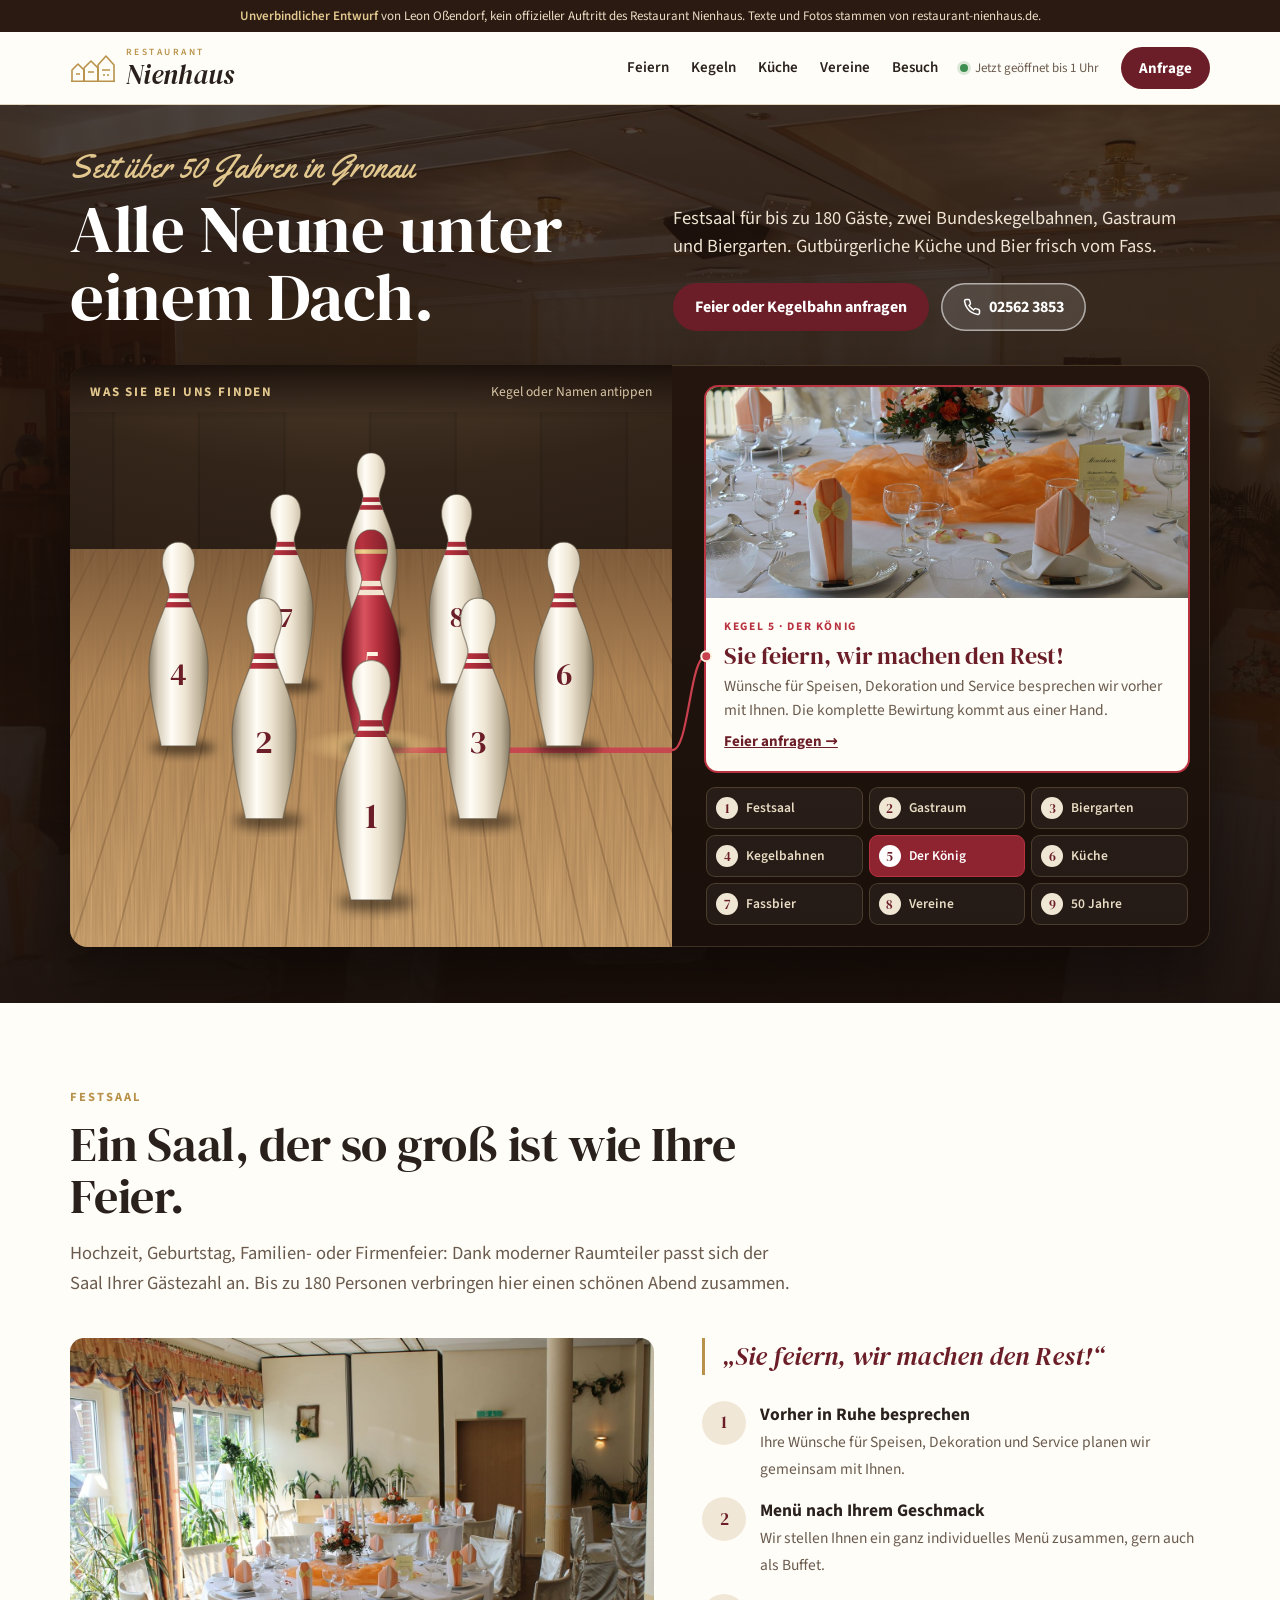
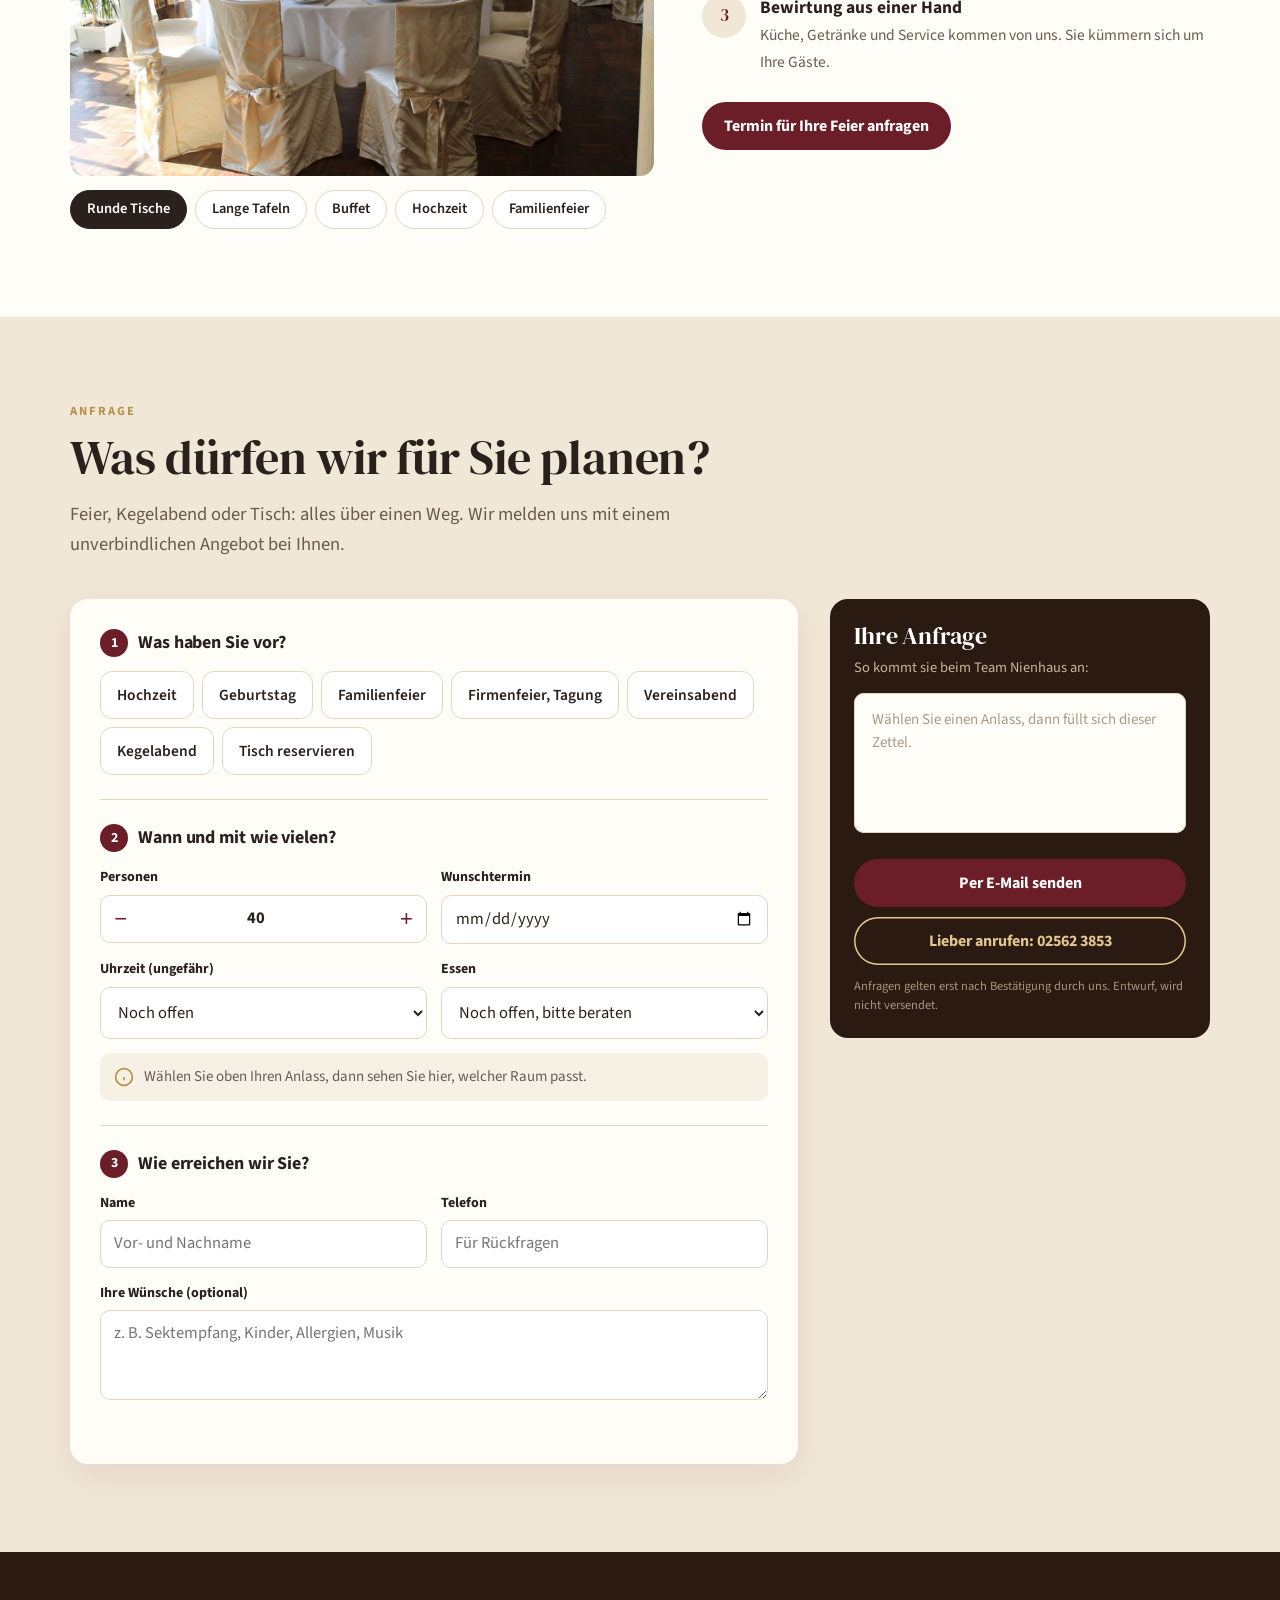
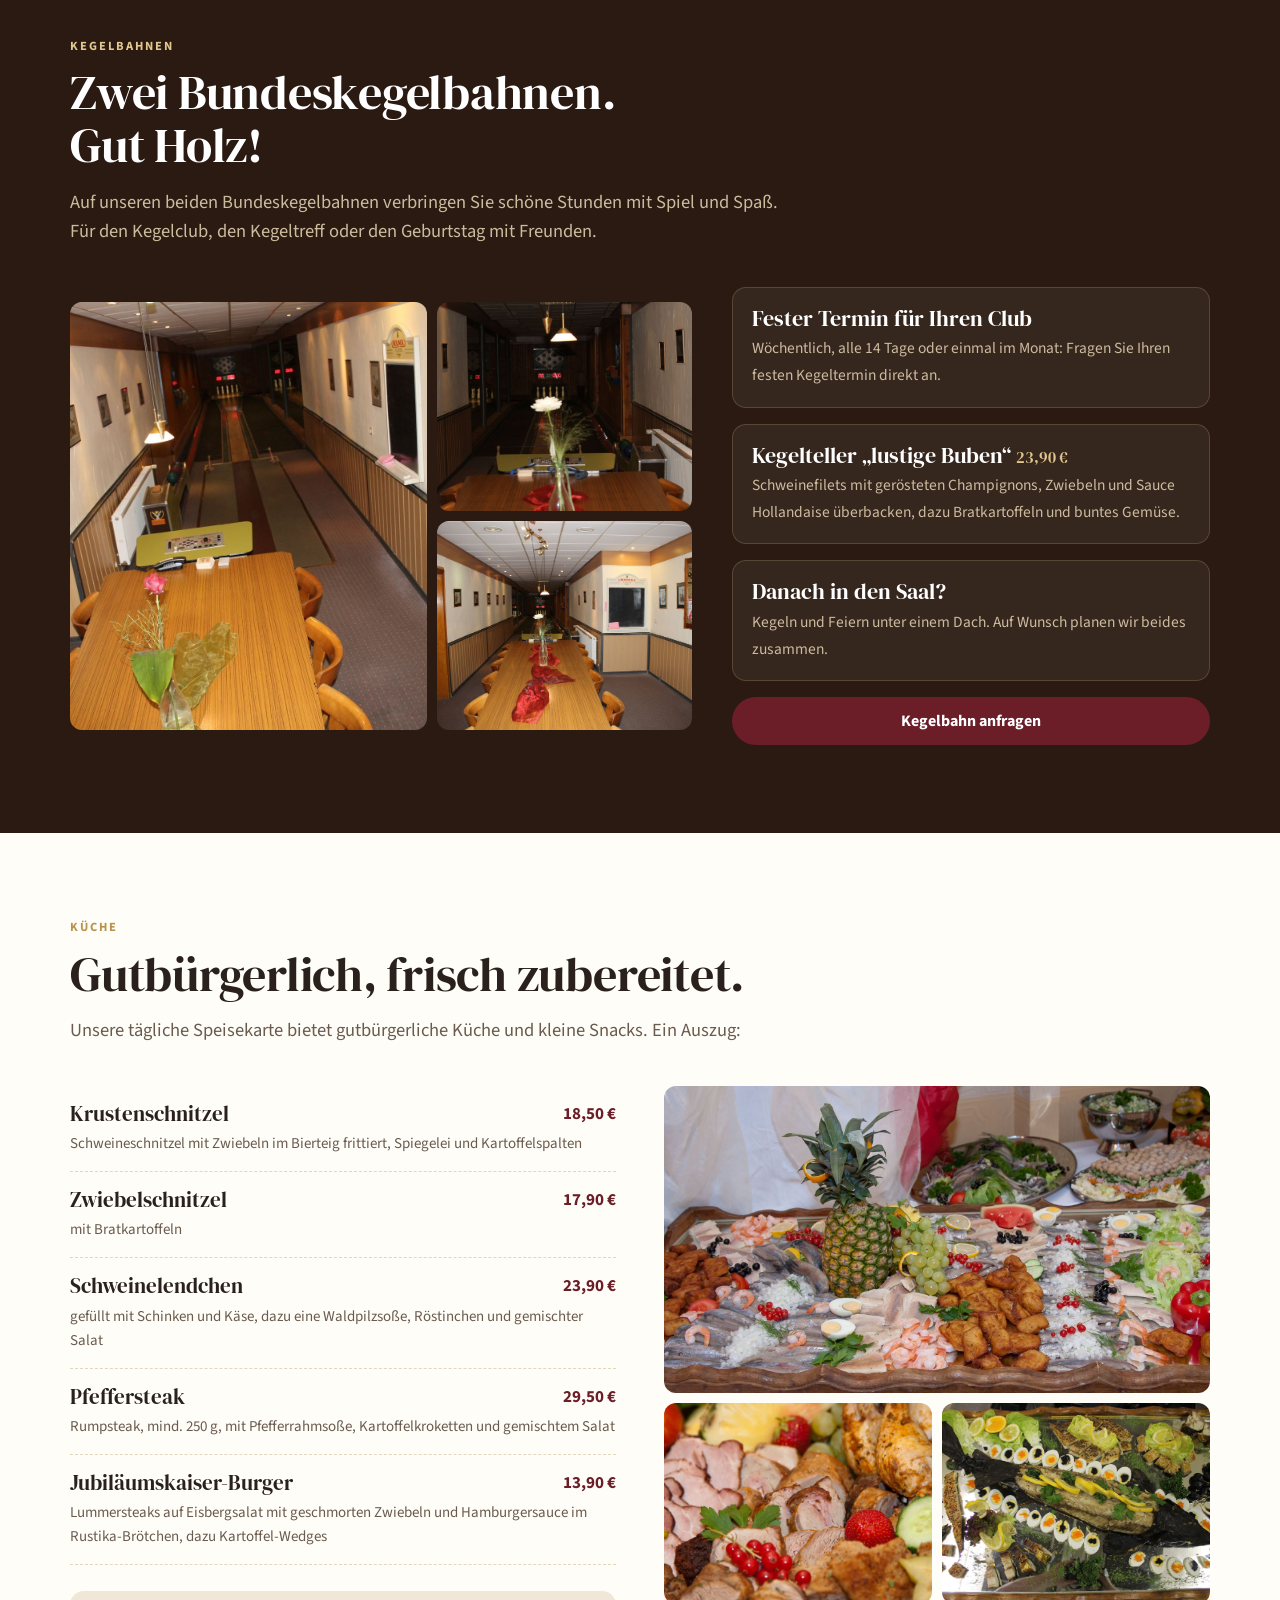
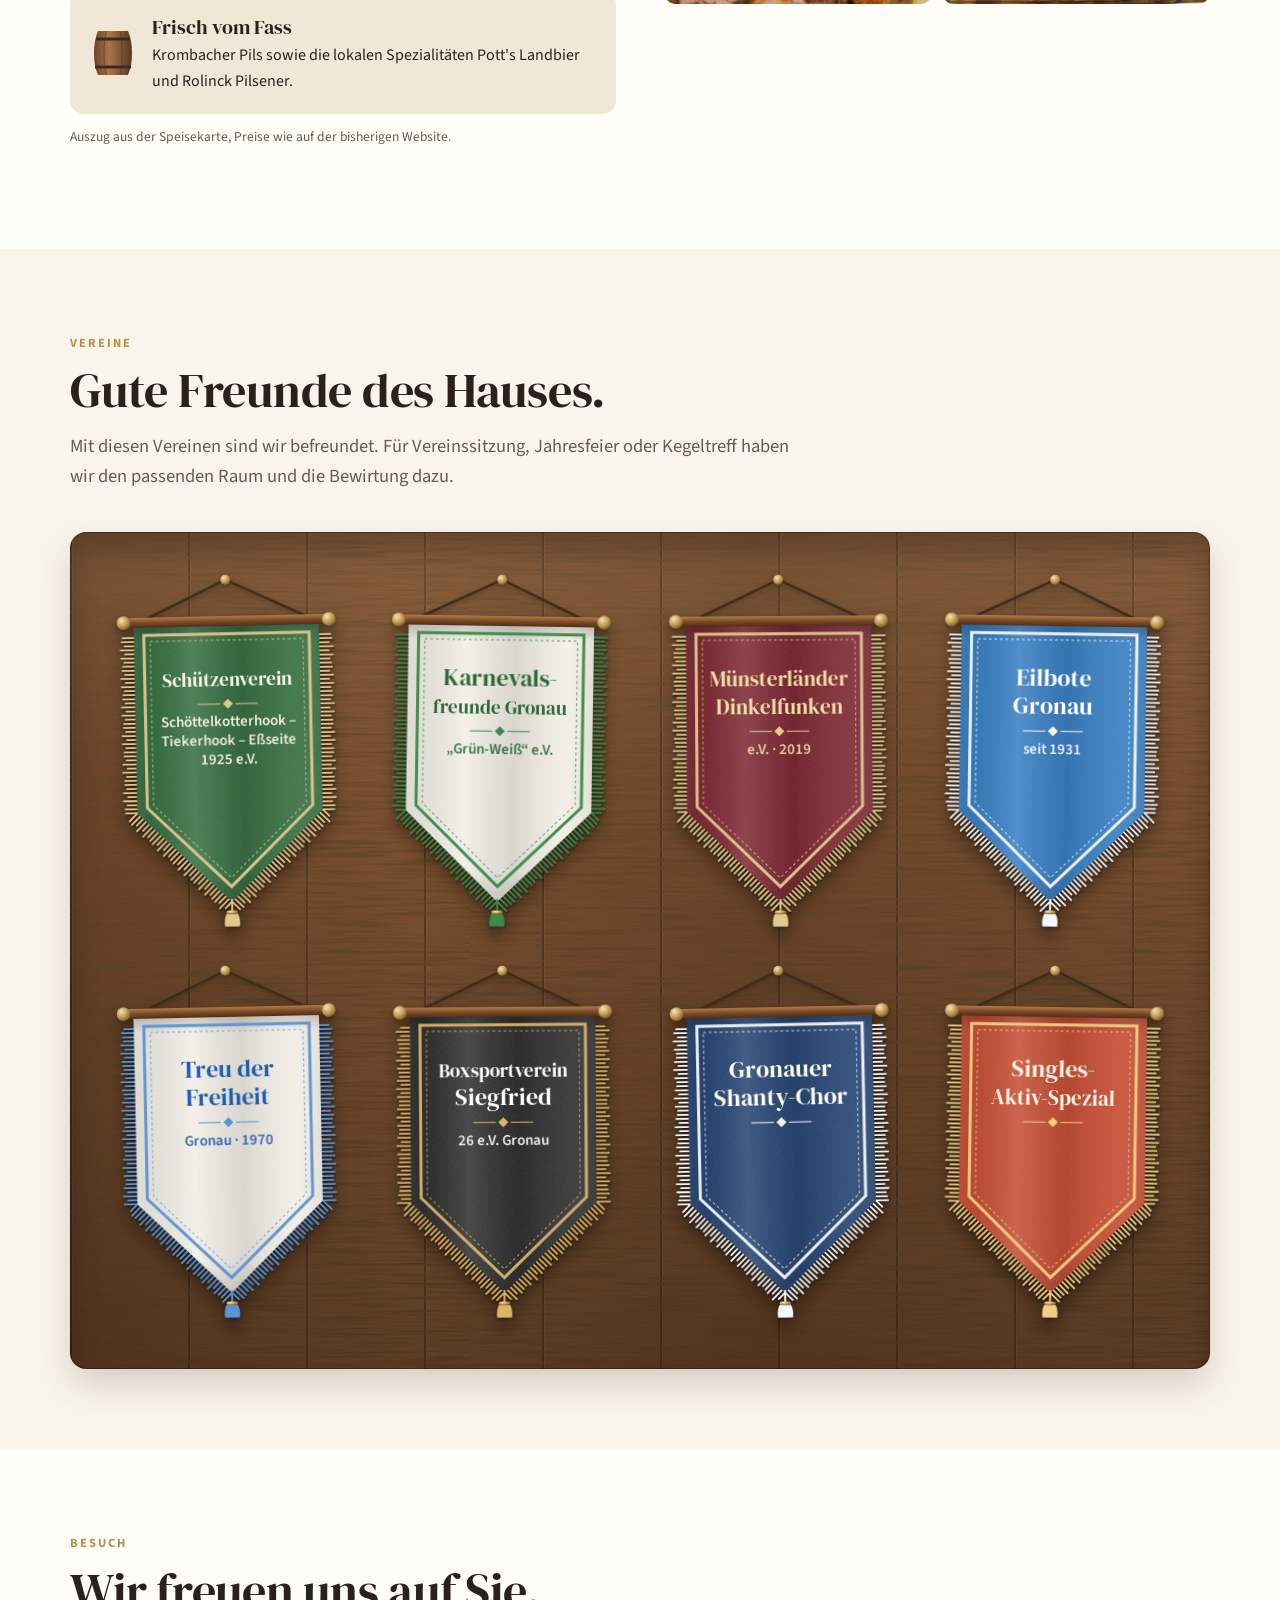
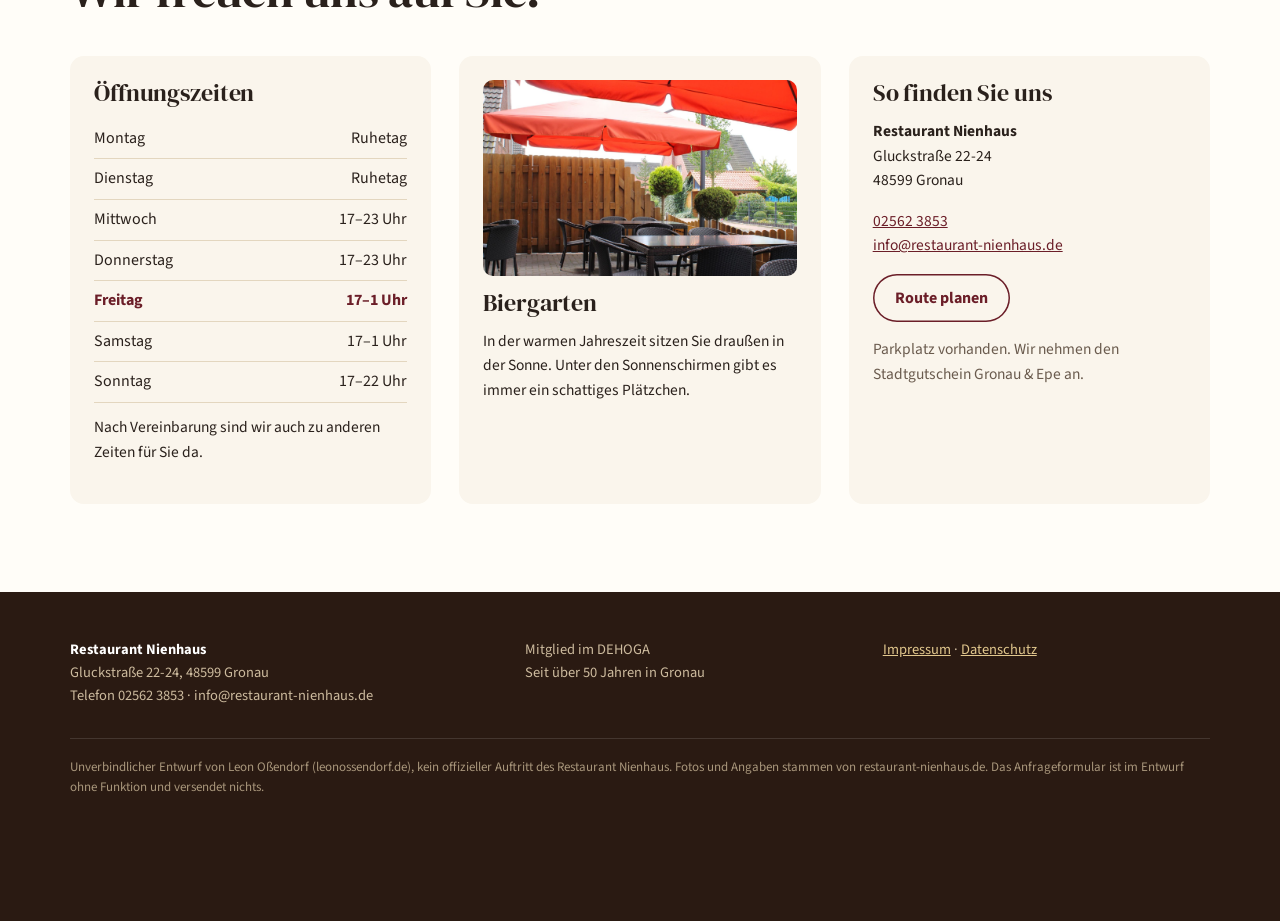
<file: index.html>
<!doctype html>
<html lang="de-DE">
<head>
<meta charset="utf-8">
<meta name="viewport" content="width=device-width, initial-scale=1">
<meta name="robots" content="noindex,nofollow">
<title>Restaurant Nienhaus, Gronau – Festsaal, Kegelbahnen, Gastraum (Entwurf)</title>
<meta name="description" content="Unverbindlicher Website-Entwurf für das Restaurant Nienhaus in Gronau: Festsaal bis 180 Gäste, zwei Bundeskegelbahnen, Gastraum und Biergarten.">
<link rel="preload" href="fonts/dmserif.woff2" as="font" type="font/woff2" crossorigin>
<link rel="stylesheet" href="css/style.css">
<link rel="icon" href="data:image/svg+xml,%3Csvg xmlns='http://www.w3.org/2000/svg' viewBox='0 0 32 32'%3E%3Crect width='32' height='32' rx='7' fill='%236B1E28'/%3E%3Cpath d='M16 4c2.2 0 3.4 1.6 3.4 3.8 0 2.2-1.6 3.1-1.8 5 .2 3 5.6 6.8 5.6 12.4 0 1.6-.6 2.6-1.3 2.8H11.1c-.7-.2-1.3-1.2-1.3-2.8 0-5.6 5.4-9.4 5.6-12.4-.2-1.9-1.8-2.8-1.8-5C12.6 5.6 13.8 4 16 4z' fill='%23FAF5EC'/%3E%3C/svg%3E">
</head>
<body>

<div class="entwurf"><b>Unverbindlicher Entwurf</b> von Leon Oßendorf, kein offizieller Auftritt des Restaurant Nienhaus. Texte und Fotos stammen von restaurant-nienhaus.de.</div>

<header class="kopf">
  <div class="wrap">
    <a class="logo" href="#top" aria-label="Restaurant Nienhaus, zum Seitenanfang">
      <svg viewBox="0 0 46 30" aria-hidden="true" fill="none" stroke="#B8924A" stroke-width="1.6" stroke-linejoin="round">
        <path d="M2 28V17l6-6 6 6v11"/><path d="M14 28V15l7-7 7 7v13"/><path d="M28 28V12l8-9 8 9v16"/>
        <path d="M6 21h4M18 19h6M32 17h8M33 22h2M37 22h2"/><path d="M1 28.2h44"/>
      </svg>
      <span><small>Restaurant</small><b>Nienhaus</b></span>
    </a>
    <nav class="nav" aria-label="Hauptnavigation">
      <a href="#feiern">Feiern</a><a href="#kegeln">Kegeln</a><a href="#karte">Küche</a><a href="#vereine">Vereine</a><a href="#besuch">Besuch</a>
    </nav>
    <span class="status" id="status"><i></i><span>Öffnungszeiten</span></span>
    <a class="btn rot" href="#anfrage">Anfrage</a>
  </div>
</header>

<main id="top">

<!-- HERO: Alle Neune -->
<section class="hero" aria-labelledby="hero-titel" style="padding:0">
  <div class="hero-bild" role="img" aria-label="Festsaal im Restaurant Nienhaus mit gedeckten runden Tischen"></div>
  <div class="wrap">
    <div class="intro">
      <div>
        <span class="skript">Seit über 50 Jahren in Gronau</span>
        <h1 id="hero-titel">Alle Neune unter einem Dach.</h1>
      </div>
      <div>
        <p class="lead">Festsaal für bis zu 180 Gäste, zwei Bundeskegelbahnen, Gastraum und Biergarten. Gutbürgerliche Küche und Bier frisch vom Fass.</p>
        <div class="knoepfe">
          <a class="btn rot" href="#anfrage" data-anlass="">Feier oder Kegelbahn anfragen</a>
          <a class="btn hell" href="tel:+4925623853"><svg viewBox="0 0 24 24" fill="none" stroke="currentColor" stroke-width="2" aria-hidden="true"><path d="M22 16.9v3a2 2 0 0 1-2.2 2 19.8 19.8 0 0 1-8.6-3.1 19.5 19.5 0 0 1-6-6A19.8 19.8 0 0 1 2.1 4.2 2 2 0 0 1 4.1 2h3a2 2 0 0 1 2 1.7c.1 1 .4 1.9.7 2.8a2 2 0 0 1-.5 2.1L8 9.9a16 16 0 0 0 6 6l1.3-1.3a2 2 0 0 1 2.1-.4c.9.3 1.8.6 2.8.7a2 2 0 0 1 1.7 2z"/></svg>02562 3853</a>
        </div>
      </div>
    </div>

    <div class="bahn" id="bahn">
      <div class="bahn-bild">
        <div class="bahn-kopf"><p>Was Sie bei uns finden</p><span>Kegel oder Namen antippen</span></div>
        <svg class="kegelbild" id="kegelbild" viewBox="110 128 380 272" preserveAspectRatio="xMidYMax slice" role="group" aria-label="Neun Kegel, jeder steht für etwas, das Sie im Restaurant Nienhaus finden"></svg>
      </div>
      <div class="bahn-info">
        <div class="karte-kegel" id="karte-kegel" aria-live="polite">
          <div class="bild" id="kk-bild"></div>
          <div class="inhalt" id="kk-inhalt">
            <span class="nr" id="kk-nr"></span>
            <h3 id="kk-titel"></h3>
            <p id="kk-text"></p>
            <a href="#feiern" id="kk-link"></a>
          </div>
        </div>
        <ol class="legende" id="legende" aria-label="Alle neun Kegel"></ol>
      </div>
      <svg class="verbinder" id="verbinder" aria-hidden="true"><path id="verbinder-linie"/><circle id="verbinder-a" r="5"/><circle id="verbinder-b" r="5"/></svg>
    </div>
  </div>
</section>

<!-- FEIERN -->
<section class="feiern" id="feiern" aria-labelledby="feiern-titel">
  <div class="wrap">
    <div class="kopfzeile">
      <span class="marke">Festsaal</span>
      <h2 id="feiern-titel">Ein Saal, der so groß ist wie Ihre Feier.</h2>
      <p>Hochzeit, Geburtstag, Familien- oder Firmenfeier: Dank moderner Raumteiler passt sich der Saal Ihrer Gästezahl an. Bis zu 180 Personen verbringen hier einen schönen Abend zusammen.</p>
    </div>
    <div class="feiern-grid">
      <div>
        <div class="feiern-bild"><img id="variante-bild" src="img/saal-rund.jpg" alt="Festsaal mit runden Tischen und Stuhlhussen" width="1600" height="1066" loading="lazy"></div>
        <div class="varianten" role="group" aria-label="Beispiele aus dem Festsaal">
          <button type="button" aria-pressed="true" data-bild="img/saal-rund.jpg" data-alt="Festsaal mit runden Tischen und Stuhlhussen">Runde Tische</button>
          <button type="button" aria-pressed="false" data-bild="img/saal-tafel.jpg" data-alt="Festsaal mit langen Tafeln und weißen Stuhlhussen">Lange Tafeln</button>
          <button type="button" aria-pressed="false" data-bild="img/saal-buffet.jpg" data-alt="Festsaal mit aufgebautem Buffet">Buffet</button>
          <button type="button" aria-pressed="false" data-bild="img/hochzeit.jpg" data-alt="Rosenbogen mit Sektpyramide zur Hochzeit">Hochzeit</button>
          <button type="button" aria-pressed="false" data-bild="img/tafel-orange.jpg" data-alt="Lange Tafeln mit orangefarbener Tischdekoration">Familienfeier</button>
        </div>
      </div>
      <div>
        <p class="zitat">„Sie feiern, wir machen den Rest!“</p>
        <ul class="punkte">
          <li><span class="z">1</span><div><b>Vorher in Ruhe besprechen</b><span>Ihre Wünsche für Speisen, Dekoration und Service planen wir gemeinsam mit Ihnen.</span></div></li>
          <li><span class="z">2</span><div><b>Menü nach Ihrem Geschmack</b><span>Wir stellen Ihnen ein ganz individuelles Menü zusammen, gern auch als Buffet.</span></div></li>
          <li><span class="z">3</span><div><b>Bewirtung aus einer Hand</b><span>Küche, Getränke und Service kommen von uns. Sie kümmern sich um Ihre Gäste.</span></div></li>
        </ul>
        <a class="btn rot" href="#anfrage" data-anlass="Familienfeier">Termin für Ihre Feier anfragen</a>
      </div>
    </div>
  </div>
</section>

<!-- ANFRAGE -->
<section class="anfrage" id="anfrage" aria-labelledby="anfrage-titel">
  <div class="wrap">
    <div class="kopfzeile">
      <span class="marke">Anfrage</span>
      <h2 id="anfrage-titel">Was dürfen wir für Sie planen?</h2>
      <p>Feier, Kegelabend oder Tisch: alles über einen Weg. Wir melden uns mit einem unverbindlichen Angebot bei Ihnen.</p>
    </div>
    <div class="anfrage-grid">
      <form class="formular" id="formular" novalidate>
        <div class="schritt">
          <h3><span>1</span>Was haben Sie vor?</h3>
          <div class="chips" id="anlaesse" role="group" aria-label="Anlass wählen">
            <button type="button" data-a="Hochzeit" data-typ="feier">Hochzeit</button>
            <button type="button" data-a="Geburtstag" data-typ="feier">Geburtstag</button>
            <button type="button" data-a="Familienfeier" data-typ="feier">Familienfeier</button>
            <button type="button" data-a="Firmenfeier" data-typ="feier">Firmenfeier, Tagung</button>
            <button type="button" data-a="Vereinsabend" data-typ="feier">Vereinsabend</button>
            <button type="button" data-a="Kegelabend" data-typ="kegel">Kegelabend</button>
            <button type="button" data-a="Tisch" data-typ="tisch">Tisch reservieren</button>
          </div>
        </div>

        <div class="schritt">
          <h3><span>2</span>Wann und mit wie vielen?</h3>
          <div class="felder">
            <div class="feld">
              <label for="personen">Personen</label>
              <div class="zaehler"><button type="button" id="minus" aria-label="Eine Person weniger">−</button><input id="personen" type="number" inputmode="numeric" min="1" max="400" value="40"><button type="button" id="plus" aria-label="Eine Person mehr">+</button></div>
            </div>
            <div class="feld">
              <label for="datum">Wunschtermin</label>
              <input id="datum" type="date">
            </div>
            <div class="feld">
              <label for="uhrzeit">Uhrzeit (ungefähr)</label>
              <select id="uhrzeit"><option value="">Noch offen</option><option>12:00</option><option>14:00</option><option>15:00</option><option>17:00</option><option>18:00</option><option>19:00</option><option>20:00</option></select>
            </div>
            <div class="feld" id="f-essen">
              <label for="essen">Essen</label>
              <select id="essen"><option>Noch offen, bitte beraten</option><option>Menü</option><option>Buffet</option><option>Nur Getränke und Snacks</option></select>
            </div>
            <div class="feld versteckt" id="f-rhythmus">
              <label for="rhythmus">Wie oft?</label>
              <select id="rhythmus"><option>Einmalig</option><option>Wöchentlich (Kegelclub)</option><option>Alle 14 Tage (Kegelclub)</option><option>Einmal im Monat (Kegelclub)</option></select>
            </div>
            <div class="feld versteckt" id="f-kegel">
              <label for="kegeldazu">Kegelbahn dazu?</label>
              <select id="kegeldazu"><option>Nein</option><option>Ja, gern eine Bahn dazu</option></select>
            </div>
          </div>
          <div class="tipp" id="tipp"><svg viewBox="0 0 24 24" fill="none" stroke="currentColor" stroke-width="2" aria-hidden="true"><circle cx="12" cy="12" r="10"/><path d="M12 16v-4M12 8h.01"/></svg><span id="tipp-text">Wählen Sie oben Ihren Anlass, dann sehen Sie hier, welcher Raum passt.</span></div>
        </div>

        <div class="schritt">
          <h3><span>3</span>Wie erreichen wir Sie?</h3>
          <div class="felder">
            <div class="feld"><label for="name">Name</label><input id="name" autocomplete="name" placeholder="Vor- und Nachname"></div>
            <div class="feld"><label for="telefon">Telefon</label><input id="telefon" type="tel" autocomplete="tel" placeholder="Für Rückfragen"></div>
            <div class="feld breit"><label for="nachricht">Ihre Wünsche (optional)</label><textarea id="nachricht" placeholder="z. B. Sektempfang, Kinder, Allergien, Musik"></textarea></div>
          </div>
        </div>
      </form>

      <aside class="vorschau" aria-labelledby="vorschau-titel">
        <h3 id="vorschau-titel">Ihre Anfrage</h3>
        <p>So kommt sie beim Team Nienhaus an:</p>
        <div class="zettel" id="zettel"><span class="leer">Wählen Sie einen Anlass, dann füllt sich dieser Zettel.</span></div>
        <button class="btn rot" type="button" id="senden">Per E-Mail senden</button>
        <a class="btn rand" href="tel:+4925623853" style="color:#E2C88E;box-shadow:inset 0 0 0 1.5px #E2C88E">Lieber anrufen: 02562 3853</a>
        <div class="demo-meldung versteckt" id="demo-meldung" role="status">Entwurf: Hier wird nichts versendet. Auf der fertigen Seite öffnet sich Ihr E-Mail-Programm mit diesem Text an info@restaurant-nienhaus.de.</div>
        <small>Anfragen gelten erst nach Bestätigung durch uns. Entwurf, wird nicht versendet.</small>
      </aside>
    </div>
  </div>
</section>

<!-- KEGELN -->
<section class="kegeln" id="kegeln" aria-labelledby="kegeln-titel">
  <div class="wrap">
    <div class="kopfzeile">
      <span class="marke" style="color:#E2C88E">Kegelbahnen</span>
      <h2 id="kegeln-titel">Zwei Bundeskegelbahnen. Gut&nbsp;Holz!</h2>
      <p>Auf unseren beiden Bundeskegelbahnen verbringen Sie schöne Stunden mit Spiel und Spaß. Für den Kegelclub, den Kegeltreff oder den Geburtstag mit Freunden.</p>
    </div>
    <div class="kegeln-grid">
      <div class="kegel-fotos">
        <img src="img/kegel-1.jpg" alt="Kegelbahn mit gedecktem Tisch im Vordergrund" width="1600" height="1066" loading="lazy">
        <img src="img/kegel-2.jpg" alt="Blick die Kegelbahn entlang bis zu den Kegeln" width="1600" height="1066" loading="lazy">
        <img src="img/kegel-3.jpg" alt="Lange Tafel an der Kegelbahn" width="1600" height="1066" loading="lazy">
      </div>
      <div class="kegel-info">
        <div class="kasten"><b>Fester Termin für Ihren Club</b><span>Wöchentlich, alle 14 Tage oder einmal im Monat: Fragen Sie Ihren festen Kegeltermin direkt an.</span></div>
        <div class="kasten"><b>Kegelteller „lustige Buben“ <span class="preis">23,90 €</span></b><span>Schweinefilets mit gerösteten Champignons, Zwiebeln und Sauce Hollandaise überbacken, dazu Bratkartoffeln und buntes Gemüse.</span></div>
        <div class="kasten"><b>Danach in den Saal?</b><span>Kegeln und Feiern unter einem Dach. Auf Wunsch planen wir beides zusammen.</span></div>
        <a class="btn rot" href="#anfrage" data-anlass="Kegelabend">Kegelbahn anfragen</a>
      </div>
    </div>
  </div>
</section>

<!-- KÜCHE -->
<section class="karte" id="karte" aria-labelledby="karte-titel">
  <div class="wrap">
    <div class="kopfzeile">
      <span class="marke">Küche</span>
      <h2 id="karte-titel">Gutbürgerlich, frisch zubereitet.</h2>
      <p>Unsere tägliche Speisekarte bietet gutbürgerliche Küche und kleine Snacks. Ein Auszug:</p>
    </div>
    <div class="karte-grid">
      <div>
        <ul class="gerichte">
          <li><b>Krustenschnitzel</b><em>18,50 €</em><span>Schweineschnitzel mit Zwiebeln im Bierteig frittiert, Spiegelei und Kartoffelspalten</span></li>
          <li><b>Zwiebelschnitzel</b><em>17,90 €</em><span>mit Bratkartoffeln</span></li>
          <li><b>Schweinelendchen</b><em>23,90 €</em><span>gefüllt mit Schinken und Käse, dazu eine Waldpilzsoße, Röstinchen und gemischter Salat</span></li>
          <li><b>Pfeffersteak</b><em>29,50 €</em><span>Rumpsteak, mind. 250 g, mit Pfefferrahmsoße, Kartoffelkroketten und gemischtem Salat</span></li>
          <li><b>Jubiläumskaiser-Burger</b><em>13,90 €</em><span>Lummersteaks auf Eisbergsalat mit geschmorten Zwiebeln und Hamburgersauce im Rustika-Brötchen, dazu Kartoffel-Wedges</span></li>
        </ul>
        <div class="fass">
          <svg viewBox="0 0 42 52" aria-hidden="true"><defs><linearGradient id="fh" x1="0" x2="1"><stop offset="0" stop-color="#6B4428"/><stop offset=".4" stop-color="#A9744A"/><stop offset="1" stop-color="#5A3820"/></linearGradient></defs><path d="M6 4h30c3 7 4 14 4 22s-1 15-4 22H6C3 41 2 34 2 26S3 11 6 4z" fill="url(#fh)"/><path d="M4.2 12h33.6M3 40h36" stroke="#3A2A20" stroke-width="3"/><path d="M14 4c-1.5 7-2 14-2 22s.5 15 2 22M28 4c1.5 7 2 14 2 22s-.5 15-2 22" stroke="#4A2E1A" stroke-width=".8" fill="none" opacity=".6"/></svg>
          <p><b>Frisch vom Fass</b>Krombacher Pils sowie die lokalen Spezialitäten Pott's Landbier und Rolinck Pilsener.</p>
        </div>
        <p class="klein">Auszug aus der Speisekarte, Preise wie auf der bisherigen Website.</p>
      </div>
      <div class="buffet-bilder">
        <img src="img/buffet-1.jpg" alt="Buffet mit Fisch, Ananas und Salaten" width="1600" height="1066" loading="lazy">
        <img src="img/buffet-2.jpg" alt="Platte mit Braten, Obst und Gemüse" width="1600" height="1066" loading="lazy">
        <img src="img/buffet-3.jpg" alt="Fischplatte mit Eiern und Zitronen" width="1600" height="1066" loading="lazy">
      </div>
    </div>
  </div>
</section>

<!-- VEREINE -->
<section class="vereine" id="vereine" aria-labelledby="vereine-titel">
  <div class="wrap">
    <div class="kopfzeile">
      <span class="marke">Vereine</span>
      <h2 id="vereine-titel">Gute Freunde des Hauses.</h2>
      <p>Mit diesen Vereinen sind wir befreundet. Für Vereinssitzung, Jahresfeier oder Kegeltreff haben wir den passenden Raum und die Bewirtung dazu.</p>
    </div>
    <div class="wimpelwand">
      <ul class="wimpel" id="wimpel">
        <li data-stoff="#2D6A3A" data-schrift="#FFF7E8" data-akzent="#E2C88E" data-name="Schützenverein" data-sub="Schöttelkotterhook –|Tiekerhook – Eßseite|1925 e.V."></li>
        <li data-stoff="#F7F3EA" data-schrift="#2D6A3A" data-akzent="#3D8A4A" data-name="Karnevals-|freunde Gronau" data-sub="„Grün-Weiß“ e.V."></li>
        <li data-stoff="#7A1F2B" data-schrift="#F3DCA4" data-akzent="#E2C88E" data-name="Münsterländer|Dinkelfunken" data-sub="e.V. · 2019"></li>
        <li data-stoff="#2F7BC4" data-schrift="#FFFFFF" data-akzent="#F4F7FB" data-name="Eilbote|Gronau" data-sub="seit 1931"></li>
        <li data-stoff="#F7F3EA" data-schrift="#1E5DB0" data-akzent="#5B93D6" data-name="Treu der|Freiheit" data-sub="Gronau · 1970"></li>
        <li data-stoff="#262626" data-schrift="#FFFFFF" data-akzent="#D9B568" data-name="Boxsportverein|Siegfried" data-sub="26 e.V. Gronau"></li>
        <li data-stoff="#1C3D6E" data-schrift="#FFFFFF" data-akzent="#F4F7FB" data-name="Gronauer|Shanty-Chor" data-sub=""></li>
        <li data-stoff="#C8462A" data-schrift="#FFF7E8" data-akzent="#F0CF84" data-name="Singles-|Aktiv-Spezial" data-sub=""></li>
      </ul>
    </div>
  </div>
</section>

<!-- BESUCH -->
<section class="besuch" id="besuch" aria-labelledby="besuch-titel">
  <div class="wrap">
    <div class="kopfzeile">
      <span class="marke">Besuch</span>
      <h2 id="besuch-titel">Wir freuen uns auf Sie.</h2>
    </div>
    <div class="besuch-grid">
      <div class="box">
        <h3>Öffnungszeiten</h3>
        <table class="zeiten" id="zeiten">
          <tr data-tag="1"><td>Montag</td><td>Ruhetag</td></tr>
          <tr data-tag="2"><td>Dienstag</td><td>Ruhetag</td></tr>
          <tr data-tag="3"><td>Mittwoch</td><td>17–23 Uhr</td></tr>
          <tr data-tag="4"><td>Donnerstag</td><td>17–23 Uhr</td></tr>
          <tr data-tag="5"><td>Freitag</td><td>17–1 Uhr</td></tr>
          <tr data-tag="6"><td>Samstag</td><td>17–1 Uhr</td></tr>
          <tr data-tag="0"><td>Sonntag</td><td>17–22 Uhr</td></tr>
        </table>
        <p style="margin-top:12px">Nach Vereinbarung sind wir auch zu anderen Zeiten für Sie da.</p>
      </div>
      <div class="box">
        <img class="biergarten-bild" src="img/biergarten.jpg" alt="Biergarten mit roten Sonnenschirmen und Holzzaun" width="1600" height="1066" loading="lazy">
        <h3>Biergarten</h3>
        <p>In der warmen Jahreszeit sitzen Sie draußen in der Sonne. Unter den Sonnenschirmen gibt es immer ein schattiges Plätzchen.</p>
      </div>
      <div class="box">
        <h3>So finden Sie uns</h3>
        <p><b>Restaurant Nienhaus</b><br>Gluckstraße 22-24<br>48599 Gronau</p>
        <p><a href="tel:+4925623853">02562 3853</a><br><a href="mailto:info@restaurant-nienhaus.de">info@restaurant-nienhaus.de</a></p>
        <p><a class="btn rand" href="https://www.google.com/maps/search/?api=1&amp;query=Restaurant+Nienhaus+Gluckstra%C3%9Fe+22-24+48599+Gronau" target="_blank" rel="noopener">Route planen</a></p>
        <p class="klein">Parkplatz vorhanden. Wir nehmen den Stadtgutschein Gronau &amp; Epe an.</p>
      </div>
    </div>
  </div>
</section>

</main>

<footer class="fuss">
  <div class="wrap">
    <div><b>Restaurant Nienhaus</b><br>Gluckstraße 22-24, 48599 Gronau<br>Telefon 02562 3853 · info@restaurant-nienhaus.de</div>
    <div>Mitglied im DEHOGA<br>Seit über 50 Jahren in Gronau</div>
    <div><a href="impressum.html">Impressum</a> · <a href="datenschutz.html">Datenschutz</a></div>
    <p class="hinweis">Unverbindlicher Entwurf von Leon Oßendorf (leonossendorf.de), kein offizieller Auftritt des Restaurant Nienhaus. Fotos und Angaben stammen von restaurant-nienhaus.de. Das Anfrageformular ist im Entwurf ohne Funktion und versendet nichts.</p>
  </div>
</footer>

<nav class="daumen" aria-label="Schnellzugriff">
  <a class="btn rand" href="tel:+4925623853">Anrufen</a>
  <a class="btn rot" href="#anfrage">Anfrage</a>
</nav>

<script src="js/app.js"></script>
</body>
</html>
</file>
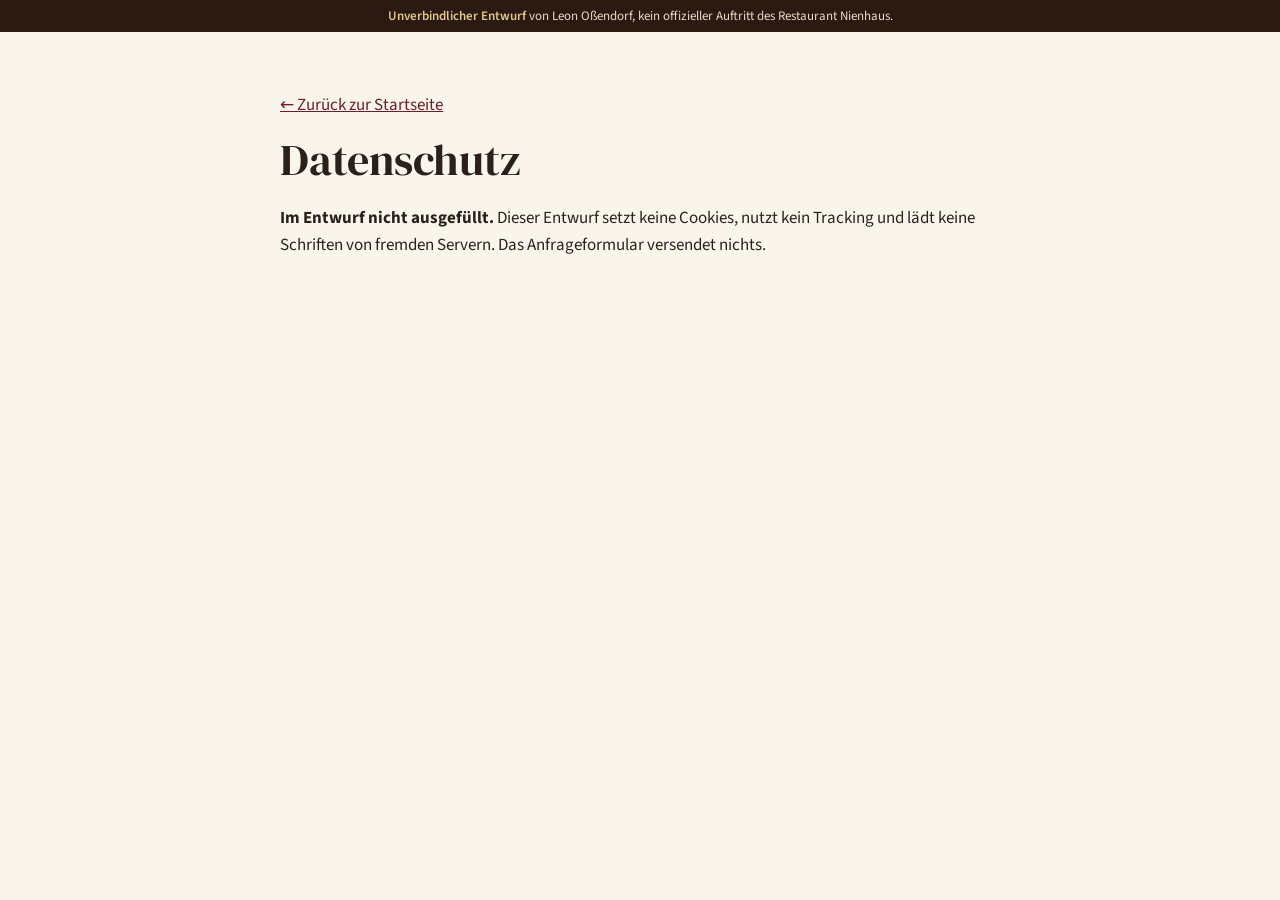
<file: datenschutz.html>
<!doctype html>
<html lang="de-DE">
<head>
<meta charset="utf-8">
<meta name="viewport" content="width=device-width, initial-scale=1">
<meta name="robots" content="noindex,nofollow">
<title>Datenschutz – Restaurant Nienhaus (Entwurf)</title>
<link rel="stylesheet" href="css/style.css">
</head>
<body>
<div class="entwurf"><b>Unverbindlicher Entwurf</b> von Leon Oßendorf, kein offizieller Auftritt des Restaurant Nienhaus.</div>
<main class="wrap" style="padding-top:60px;padding-bottom:80px;max-width:760px">
  <p><a href="index.html">← Zurück zur Startseite</a></p>
  <h1 style="font-size:44px;margin:10px 0 20px">Datenschutz</h1>
  <p><b>Im Entwurf nicht ausgefüllt.</b> Dieser Entwurf setzt keine Cookies, nutzt kein Tracking und lädt keine Schriften von fremden Servern. Das Anfrageformular versendet nichts.</p>
</main>
</body>
</html>
</file>
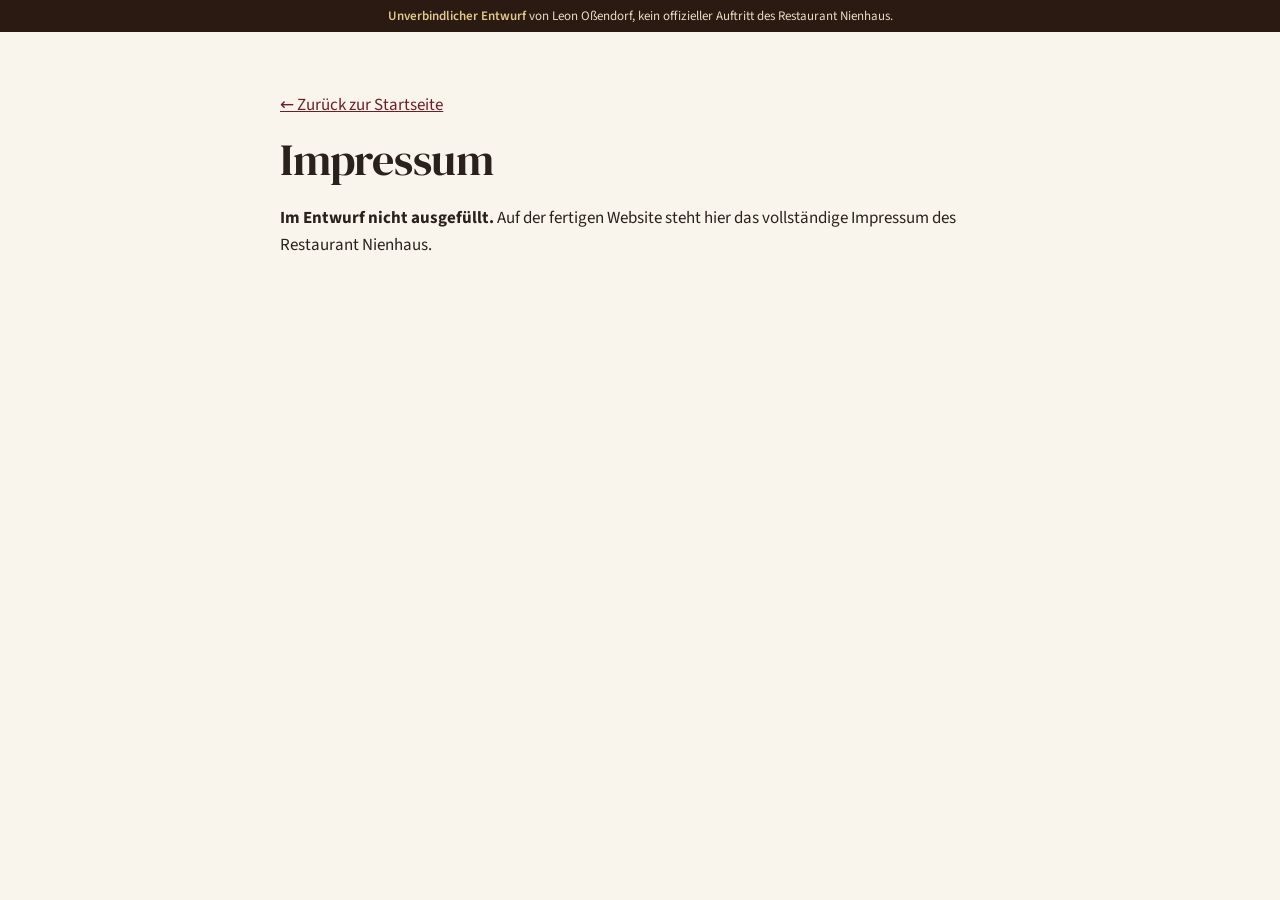
<file: impressum.html>
<!doctype html>
<html lang="de-DE">
<head>
<meta charset="utf-8">
<meta name="viewport" content="width=device-width, initial-scale=1">
<meta name="robots" content="noindex,nofollow">
<title>Impressum – Restaurant Nienhaus (Entwurf)</title>
<link rel="stylesheet" href="css/style.css">
</head>
<body>
<div class="entwurf"><b>Unverbindlicher Entwurf</b> von Leon Oßendorf, kein offizieller Auftritt des Restaurant Nienhaus.</div>
<main class="wrap" style="padding-top:60px;padding-bottom:80px;max-width:760px">
  <p><a href="index.html">← Zurück zur Startseite</a></p>
  <h1 style="font-size:44px;margin:10px 0 20px">Impressum</h1>
  <p><b>Im Entwurf nicht ausgefüllt.</b> Auf der fertigen Website steht hier das vollständige Impressum des Restaurant Nienhaus.</p>
</main>
</body>
</html>
</file>
<file: css/style.css>
@font-face { font-family: "DM Serif Display"; src: url("../fonts/dmserif.woff2") format("woff2"); font-weight: 400; font-display: swap; }
@font-face { font-family: "DM Serif Display"; src: url("../fonts/dmserif-italic.woff2") format("woff2"); font-weight: 400; font-style: italic; font-display: swap; }
@font-face { font-family: "Yellowtail"; src: url("../fonts/yellowtail.woff2") format("woff2"); font-weight: 400; font-display: swap; }
@font-face { font-family: "Source Sans 3"; src: url("../fonts/sourcesans3-var.woff2") format("woff2"); font-weight: 300 800; font-display: swap; }

:root {
  --bordeaux: #6B1E28; --bordeaux-2: #8A2B36; --gold: #B8924A; --gold-hell: #E2C88E;
  --creme: #FAF5EC; --papier: #FFFDF8; --sand: #F1E7D6; --linie: #E3D6BF;
  --holz: #2A1A12; --holz-2: #3B261A; --ink: #2A211C; --ink-2: #6A5B4E;
  --radius: 14px; --max: 1180px;
  --serif: "DM Serif Display", Georgia, serif; --sans: "Source Sans 3", system-ui, sans-serif; --script: "Yellowtail", cursive;
}
* { box-sizing: border-box; }
html { scroll-behavior: smooth; scroll-padding-top: 84px; }
body { margin: 0; font: 400 17px/1.6 var(--sans); color: var(--ink); background: var(--creme); -webkit-font-smoothing: antialiased; }
img { max-width: 100%; height: auto; display: block; }
a { color: var(--bordeaux); }
h1, h2, h3 { font-family: var(--serif); font-weight: 400; line-height: 1.1; margin: 0; letter-spacing: -.005em; }
p { margin: 0 0 1em; }
.wrap { max-width: var(--max); margin: 0 auto; padding: 0 20px; }
.skript { font-family: var(--script); font-weight: 400; color: var(--gold); font-size: 1.5em; line-height: 1; }
.sr { position: absolute; width: 1px; height: 1px; overflow: hidden; clip: rect(0 0 0 0); }

/* Entwurf-Hinweis */
.entwurf { background: var(--holz); color: #E9DCC4; font-size: 13px; text-align: center; padding: 7px 16px; line-height: 1.4; }
.entwurf b { color: var(--gold-hell); font-weight: 600; }

/* Kopf */
.kopf { position: sticky; top: 0; z-index: 40; background: rgba(255,253,248,.96); backdrop-filter: blur(8px); border-bottom: 1px solid var(--linie); }
.kopf .wrap { display: flex; align-items: center; gap: 22px; height: 72px; }
.logo { display: flex; align-items: center; gap: 10px; text-decoration: none; color: var(--ink); flex-shrink: 0; }
.logo svg { width: 46px; height: 30px; }
.logo span { display: flex; flex-direction: column; line-height: 1; }
.logo small { font: 600 9.5px/1 var(--sans); letter-spacing: .26em; text-transform: uppercase; color: var(--gold); margin-bottom: 3px; }
.logo b { font: italic 400 27px/1 var(--serif); color: var(--ink); }
.nav { display: flex; gap: 22px; margin-left: auto; }
.nav a { color: var(--ink); text-decoration: none; font-weight: 600; font-size: 15px; }
.nav a:hover { color: var(--bordeaux); }
.status { font-size: 13px; color: var(--ink-2); display: flex; align-items: center; gap: 7px; white-space: nowrap; }
.status i { width: 8px; height: 8px; border-radius: 50%; background: #B9AE9D; }
.status.offen i { background: #3E8E4F; box-shadow: 0 0 0 3px rgba(62,142,79,.18); }
.btn { display: inline-flex; align-items: center; justify-content: center; gap: 8px; min-height: 48px; padding: 0 22px; border-radius: 999px; font: 700 16px/1 var(--sans); text-decoration: none; border: 0; cursor: pointer; transition: background .2s, transform .2s; }
.btn.rot { background: var(--bordeaux); color: #fff; }
.btn.rot:hover { background: var(--bordeaux-2); }
.btn.hell { background: rgba(255,255,255,.12); color: #fff; box-shadow: inset 0 0 0 1.5px rgba(255,255,255,.55); }
.btn.hell:hover { background: rgba(255,255,255,.2); }
.btn.rand { background: transparent; color: var(--bordeaux); box-shadow: inset 0 0 0 1.5px var(--bordeaux); }
.btn svg { width: 18px; height: 18px; }
.kopf .btn { min-height: 42px; padding: 0 18px; font-size: 15px; }

/* Hero mit Kegelbild */
.hero { position: relative; color: #fff; background: var(--holz); overflow: hidden; }
.hero-bild { position: absolute; inset: 0; background: url("../img/hero.jpg") center 40% / cover; }
.hero-bild::after { content: ""; position: absolute; inset: 0; background: linear-gradient(180deg, rgba(30,17,11,.78) 0%, rgba(30,17,11,.88) 45%, rgba(26,15,10,.97) 100%); }
.hero .wrap { position: relative; padding-top: 46px; padding-bottom: 56px; }
.intro { display: grid; grid-template-columns: 1.05fr 1fr; gap: 40px; align-items: end; margin-bottom: 34px; }
.hero .skript { font-size: 32px; color: var(--gold-hell); display: block; margin-bottom: 12px; }
.hero h1 { font-size: clamp(40px, 5.2vw, 68px); line-height: 1.02; }
.hero .lead { font-size: 18.5px; line-height: 1.55; color: #EFE4D2; margin: 0 0 22px; }
.hero .knoepfe { display: flex; flex-wrap: wrap; gap: 12px; }

/* Kegelbild mit Beschreibung rechts */
.bahn { position: relative; display: grid; grid-template-columns: 1.12fr 1fr; gap: 0; background: linear-gradient(180deg, #24160F, #1A0F0A); border-radius: 18px; box-shadow: 0 30px 60px rgba(0,0,0,.45), inset 0 0 0 1px rgba(226,200,142,.18); }
.bahn-bild { position: relative; border-radius: 18px 0 0 18px; overflow: hidden; display: flex; background: #1A0F0A; }
.bahn-kopf { position: absolute; left: 0; right: 0; top: 0; z-index: 2; display: flex; justify-content: space-between; align-items: baseline; gap: 10px; padding: 16px 20px; background: linear-gradient(180deg, rgba(20,11,7,.85), rgba(20,11,7,0)); }
.bahn-kopf p { margin: 0; font-size: 13px; letter-spacing: .14em; text-transform: uppercase; color: var(--gold-hell); font-weight: 700; }
.bahn-kopf span { font-size: 13.5px; color: #D9C7A6; display: inline-flex; align-items: center; gap: 6px; }
.kegelbild { display: block; width: 100%; height: 100%; min-height: 380px; }
.kegel { cursor: pointer; outline: none; }
.kegel .koerper { transition: transform .45s cubic-bezier(.2,.7,.2,1); transform-box: fill-box; transform-origin: 50% 100%; }
.kegel:hover .koerper, .kegel:focus-visible .koerper { transform: translateY(-3px); }
.kegel.aktiv .koerper { transform: translateY(-6px); }
.kegel .haut { transition: fill .35s ease; }
.kegel.aktiv .haut { fill: url(#pinRot); }
.kegel.aktiv .band { fill: #F3E4CF; }
.spur { fill: none; stroke: #C9414E; stroke-width: 2.6; stroke-linecap: round; opacity: .9; }
.kegel .zahl { font-family: var(--serif); font-size: 15px; fill: #6B1E28; transition: fill .35s ease; pointer-events: none; }
.kegel.aktiv .zahl { fill: #FFF3E2; }
.kegel .glanz { opacity: 0; transition: opacity .45s ease; }
.kegel.aktiv .glanz { opacity: 1; }
.kegel .ring { fill: none; stroke: transparent; }
.kegel:focus-visible .ring { stroke: var(--gold-hell); stroke-width: 2; }
.kegel-start .koerper { opacity: 0; transform: translateY(-10px); }
.kegel-start.da .koerper { opacity: 1; transform: none; transition: opacity .6s ease, transform .6s cubic-bezier(.2,.7,.2,1); }

.bahn-info { padding: 22px 22px 22px 34px; display: flex; flex-direction: column; gap: 16px; }
.karte-kegel { background: var(--papier); color: var(--ink); border-radius: 12px; overflow: hidden; box-shadow: 0 0 0 2px rgba(184,50,63,.0); transition: box-shadow .35s ease; }
.karte-kegel.aktiv { box-shadow: 0 0 0 2px #B8323F; }
.karte-kegel .bild { aspect-ratio: 16 / 7; background: var(--sand) center / cover; position: relative; transition: opacity .3s ease; }
.karte-kegel .bild.leer { display: flex; align-items: center; justify-content: center; text-align: center; padding: 10px; font-size: 14px; line-height: 1.35; color: var(--ink-2); background: repeating-linear-gradient(135deg, #F4EBDC 0 10px, #EFE4D1 10px 20px); }
.karte-kegel .inhalt { padding: 14px 18px 16px; transition: opacity .3s ease; min-height: 150px; }
.karte-kegel .inhalt.weg, .karte-kegel .bild.weg { opacity: 0; }
.karte-kegel h3 { font-size: 24px; color: var(--bordeaux); margin: 4px 0 6px; }
.karte-kegel p { font-size: 15.5px; line-height: 1.5; margin: 0; color: var(--ink-2); }
.karte-kegel .nr { font: 700 11.5px/1 var(--sans); letter-spacing: .14em; text-transform: uppercase; color: #B8323F; }
.karte-kegel a { font-weight: 700; font-size: 15px; display: inline-block; margin-top: 8px; }
.legende { list-style: none; margin: 0; padding: 0; display: grid; grid-template-columns: repeat(3, 1fr); gap: 6px; }
.legende button { width: 100%; display: flex; align-items: center; gap: 8px; text-align: left; font: 600 13.5px/1.2 var(--sans); color: #E9DCC4; background: rgba(255,255,255,.05); border: 1px solid rgba(226,200,142,.2); border-radius: 9px; padding: 8px 9px; min-height: 42px; cursor: pointer; transition: background .25s, border-color .25s, color .25s; }
.legende button:hover { border-color: rgba(226,200,142,.5); }
.legende button b { flex-shrink: 0; width: 22px; height: 22px; border-radius: 50%; display: inline-flex; align-items: center; justify-content: center; background: #EFE6D4; color: var(--bordeaux); font: 400 13px/1 var(--serif); }
.legende button[aria-pressed="true"] { background: #8E2430; border-color: #B8323F; color: #fff; }
.legende button[aria-pressed="true"] b { background: #fff; }
.verbinder { position: absolute; inset: 0; width: 100%; height: 100%; pointer-events: none; overflow: visible; z-index: 3; }
.verbinder path { fill: none; stroke: #C9414E; stroke-width: 2.2; stroke-linecap: round; stroke-linejoin: round; transition: stroke-dashoffset .5s ease; }
.verbinder circle { fill: #C9414E; stroke: #FFF3E2; stroke-width: 2; }

/* Abschnitte */
section { padding: 88px 0; }
.kopfzeile { max-width: 720px; margin-bottom: 40px; }
.kopfzeile .marke { font: 700 12.5px/1 var(--sans); letter-spacing: .16em; text-transform: uppercase; color: var(--gold); margin-bottom: 14px; display: block; }
.kopfzeile h2 { font-size: clamp(32px, 4vw, 48px); color: var(--ink); }
.kopfzeile p { font-size: 18.5px; color: var(--ink-2); margin-top: 16px; }

/* Feiern */
.feiern { background: var(--papier); }
.feiern-grid { display: grid; grid-template-columns: 1.15fr 1fr; gap: 48px; align-items: start; }
.feiern-bild { border-radius: var(--radius); overflow: hidden; aspect-ratio: 4 / 3; }
.feiern-bild img { width: 100%; height: 100%; object-fit: cover; transition: opacity .35s ease; }
.varianten { display: flex; gap: 8px; flex-wrap: wrap; margin-top: 14px; }
.varianten button { font: 600 14.5px/1 var(--sans); padding: 11px 16px; border-radius: 999px; border: 1.5px solid var(--linie); background: #fff; color: var(--ink); cursor: pointer; }
.varianten button[aria-pressed="true"] { background: var(--ink); color: #fff; border-color: var(--ink); }
.punkte { list-style: none; margin: 0 0 26px; padding: 0; display: grid; gap: 14px; }
.punkte li { display: grid; grid-template-columns: 44px 1fr; gap: 14px; align-items: start; }
.punkte .z { width: 44px; height: 44px; border-radius: 50%; background: var(--sand); color: var(--bordeaux); display: flex; align-items: center; justify-content: center; font: 400 17px/1 var(--serif); }
.punkte b { display: block; font-size: 17.5px; }
.punkte span { color: var(--ink-2); font-size: 15.5px; }
.zitat { font: italic 400 26px/1.25 var(--serif); color: var(--bordeaux); border-left: 3px solid var(--gold); padding: 2px 0 2px 18px; margin: 0 0 26px; }

/* Anfrage */
.anfrage { background: var(--sand); }
.anfrage-grid { display: grid; grid-template-columns: 1fr 380px; gap: 32px; align-items: start; }
.formular { background: var(--papier); border-radius: 18px; padding: 30px; box-shadow: 0 12px 34px rgba(60,35,20,.08); }
.schritt { padding-bottom: 24px; margin-bottom: 24px; border-bottom: 1px solid var(--linie); }
.schritt:last-of-type { border-bottom: 0; margin-bottom: 0; }
.schritt h3 { font-family: var(--sans); font-weight: 700; font-size: 18px; margin-bottom: 14px; display: flex; align-items: center; gap: 10px; }
.schritt h3 span { width: 28px; height: 28px; border-radius: 50%; background: var(--bordeaux); color: #fff; font-size: 14px; display: inline-flex; align-items: center; justify-content: center; }
.chips { display: flex; flex-wrap: wrap; gap: 8px; }
.chips button { font: 600 15.5px/1 var(--sans); padding: 13px 16px; border-radius: 12px; border: 1.5px solid var(--linie); background: #fff; color: var(--ink); cursor: pointer; min-height: 48px; transition: border-color .2s, background .2s; }
.chips button:hover { border-color: var(--gold); }
.chips button[aria-pressed="true"] { border-color: var(--bordeaux); background: #FBEFEF; color: var(--bordeaux); }
.felder { display: grid; grid-template-columns: repeat(2, 1fr); gap: 14px; }
.feld label { display: block; font-size: 14px; font-weight: 700; margin-bottom: 6px; }
.feld input, .feld select, .feld textarea { width: 100%; font: 400 16.5px/1.3 var(--sans); padding: 12px 13px; border-radius: 10px; border: 1.5px solid var(--linie); background: #fff; color: var(--ink); min-height: 48px; }
.feld textarea { min-height: 90px; resize: vertical; }
.feld input:focus, .feld select:focus, .feld textarea:focus { outline: none; border-color: var(--bordeaux); }
.feld.breit { grid-column: 1 / -1; }
.zaehler { display: flex; align-items: center; border: 1.5px solid var(--linie); border-radius: 10px; background: #fff; overflow: hidden; }
.zaehler button { width: 48px; height: 46px; border: 0; background: transparent; font-size: 22px; color: var(--bordeaux); cursor: pointer; }
.zaehler input { border: 0; text-align: center; font-weight: 700; min-height: 46px; padding: 0; }
.tipp { margin-top: 14px; padding: 12px 14px; border-radius: 10px; background: #F7F1E5; font-size: 15px; color: var(--ink-2); display: flex; gap: 10px; }
.tipp b { color: var(--ink); }
.tipp svg { width: 20px; height: 20px; flex-shrink: 0; color: var(--gold); margin-top: 2px; }
.versteckt { display: none !important; }
.vorschau { position: sticky; top: 96px; background: var(--holz); color: #EFE4D2; border-radius: 18px; padding: 24px; }
.vorschau h3 { font-size: 24px; color: #fff; margin-bottom: 6px; }
.vorschau > p { font-size: 14.5px; color: #C9B797; }
.zettel { background: var(--papier); color: var(--ink); border-radius: 10px; padding: 16px 18px; font-size: 15px; line-height: 1.5; white-space: pre-line; margin: 14px 0 16px; min-height: 140px; box-shadow: inset 0 0 0 1px var(--linie); }
.zettel .leer { color: #A89A88; }
.vorschau .btn { width: 100%; margin-top: 10px; }
.vorschau small { display: block; font-size: 12.5px; color: #A8967B; margin-top: 12px; line-height: 1.45; }
.demo-meldung { margin-top: 12px; padding: 10px 12px; border-radius: 10px; background: rgba(226,200,142,.15); color: var(--gold-hell); font-size: 14px; }

/* Kegeln */
.kegeln { background: var(--holz); color: #EFE4D2; position: relative; overflow: hidden; }
.kegeln .kopfzeile h2 { color: #fff; }
.kegeln .kopfzeile p { color: #CDBB9E; }
.kegeln-grid { display: grid; grid-template-columns: 1.3fr 1fr; gap: 40px; align-items: center; }
.kegel-fotos { display: grid; grid-template-columns: 1.4fr 1fr; grid-template-rows: 1fr 1fr; gap: 10px; aspect-ratio: 16 / 11; }
.kegel-fotos img { width: 100%; height: 100%; object-fit: cover; border-radius: 12px; }
.kegel-fotos img:first-child { grid-row: span 2; }
.kegel-info { display: grid; gap: 16px; }
.kegel-info .kasten { padding: 18px 20px; border-radius: 14px; background: rgba(255,255,255,.05); box-shadow: inset 0 0 0 1px rgba(226,200,142,.2); }
.kegel-info b { display: block; font: 400 22px/1.2 var(--serif); color: #fff; margin-bottom: 4px; }
.kegel-info span { font-size: 15.5px; color: #CDBB9E; }
.kegel-info .preis { font-family: var(--serif); color: var(--gold-hell); white-space: nowrap; }

/* Karte */
.karte { background: var(--papier); }
.karte-grid { display: grid; grid-template-columns: 1fr 1fr; gap: 48px; align-items: start; }
.gerichte { list-style: none; padding: 0; margin: 0; }
.gerichte li { display: grid; grid-template-columns: 1fr auto; gap: 4px 18px; padding: 15px 0; border-bottom: 1px dashed var(--linie); }
.gerichte b { font: 400 21px/1.2 var(--serif); }
.gerichte em { font-style: normal; font-weight: 700; color: var(--bordeaux); white-space: nowrap; }
.gerichte span { grid-column: 1 / -1; font-size: 15px; color: var(--ink-2); }
.fass { margin-top: 26px; padding: 20px 22px; border-radius: 14px; background: var(--sand); display: flex; gap: 18px; align-items: center; }
.fass svg { width: 42px; height: 52px; flex-shrink: 0; }
.fass p { margin: 0; font-size: 16px; }
.fass b { font-family: var(--serif); font-weight: 400; font-size: 20px; display: block; }
.buffet-bilder { display: grid; grid-template-columns: 1fr 1fr; gap: 10px; }
.buffet-bilder img { border-radius: 12px; aspect-ratio: 4 / 3; object-fit: cover; width: 100%; }
.buffet-bilder img:first-child { grid-column: 1 / -1; aspect-ratio: 16 / 9; }
.klein { font-size: 13.5px; color: var(--ink-2); margin-top: 12px; }

/* Vereine: Wimpelwand */
.vereine { background: var(--creme); padding-bottom: 80px; }
.wimpelwand { position: relative; border-radius: 16px; padding: 34px 30px 46px; overflow: hidden;
  background:
    linear-gradient(180deg, rgba(255,220,170,.10), rgba(0,0,0,0) 30%, rgba(0,0,0,.25)),
    url("data:image/svg+xml,%3Csvg xmlns='http://www.w3.org/2000/svg' width='400' height='300'%3E%3Cfilter id='g'%3E%3CfeTurbulence type='fractalNoise' baseFrequency='0.012 0.32' numOctaves='4' seed='9' stitchTiles='stitch'/%3E%3CfeColorMatrix values='0 0 0 0 0.12 0 0 0 0 0.06 0 0 0 0 0.02 2.2 0 0 0 -0.95'/%3E%3C/filter%3E%3Crect width='400' height='300' filter='url(%23g)'/%3E%3C/svg%3E"),
    repeating-linear-gradient(90deg, rgba(0,0,0,.28) 0 2px, rgba(255,235,200,.06) 2px 3px, transparent 3px 118px),
    linear-gradient(90deg, #6A4428, #7C5231 30%, #6E472A 60%, #7A5030);
  box-shadow: inset 0 0 0 1px rgba(0,0,0,.3), inset 0 18px 30px rgba(0,0,0,.25), 0 16px 34px rgba(60,35,20,.18); }
.wimpel { list-style: none; margin: 0; padding: 0; display: grid; grid-template-columns: repeat(4, 1fr); gap: 26px 26px; }
.wimpel li { transform-origin: 50% 3%; }
.wimpel li:nth-child(odd) { transform: rotate(-1.2deg); }
.wimpel li:nth-child(even) { transform: rotate(.9deg); }
.wimpel li:nth-child(3n) { transform: rotate(-.4deg); }
.wimpel svg { display: block; width: 100%; height: auto; filter: drop-shadow(0 10px 9px rgba(0,0,0,.38)) drop-shadow(0 2px 2px rgba(0,0,0,.3)); }

/* Besuch */
.besuch { background: var(--papier); }
.besuch-grid { display: grid; grid-template-columns: 1fr 1fr 1fr; gap: 28px; }
.besuch .box { background: var(--creme); border-radius: var(--radius); padding: 24px; }
.besuch h3 { font-size: 24px; margin-bottom: 12px; }
.zeiten { width: 100%; border-collapse: collapse; font-size: 16px; }
.zeiten td { padding: 7px 0; border-bottom: 1px solid var(--linie); }
.zeiten td:last-child { text-align: right; }
.zeiten tr.heute td { font-weight: 700; color: var(--bordeaux); }
.besuch .box p { font-size: 15.5px; }
.biergarten-bild { border-radius: 10px; aspect-ratio: 16 / 10; object-fit: cover; width: 100%; margin-bottom: 14px; }

/* Fuß */
.fuss { background: var(--holz); color: #CDBB9E; padding: 46px 0 110px; font-size: 14.5px; }
.fuss .wrap { display: grid; grid-template-columns: 1.3fr 1fr 1fr; gap: 30px; }
.fuss b { color: #fff; }
.fuss a { color: var(--gold-hell); }
.fuss .hinweis { grid-column: 1 / -1; border-top: 1px solid rgba(255,255,255,.12); padding-top: 18px; font-size: 13px; color: #A8967B; }

/* Handy-Leiste */
.daumen { display: none; }

@media (max-width: 1020px) {
  .nav { display: none; }
  .intro { grid-template-columns: 1fr; gap: 18px; }
  .bahn { grid-template-columns: 1fr; }
  .bahn-bild { border-radius: 18px 18px 0 0; }
  .kegelbild { height: auto; min-height: 0; aspect-ratio: 380 / 272; }
  .bahn-info { padding: 18px 16px 18px; }
  .feiern-grid, .anfrage-grid, .kegeln-grid, .karte-grid { grid-template-columns: 1fr; }
  .vorschau { position: static; }
  .besuch-grid { grid-template-columns: 1fr; }
  .wimpel { grid-template-columns: repeat(2, 1fr); }
  .wimpelwand { padding: 26px 18px 34px; }
  .fuss .wrap { grid-template-columns: 1fr; }
}
@media (max-width: 640px) {
  body { font-size: 16.5px; }
  section { padding: 64px 0; }
  .kopf .wrap { height: 62px; gap: 12px; }
  .kopf .btn, .status { display: none; }
  .logo b { font-size: 24px; }
  .hero .skript { font-size: 27px; }
  .hero .wrap { padding-top: 30px; padding-bottom: 36px; }
  .intro { margin-bottom: 22px; }
  .legende { grid-template-columns: 1fr 1fr; }
  .kegelbild { aspect-ratio: 300 / 252; }
  .legende button { font-size: 13px; padding: 7px 8px; }
  .karte-kegel .inhalt { min-height: 0; }
  .hero .lead { font-size: 17.5px; }
  .hero .knoepfe .btn { flex: 1 1 100%; }
  .bahn-kopf { position: static; padding: 12px 14px 4px; flex-wrap: wrap; background: none; }
  .bahn-bild { flex-direction: column; }
  .formular { padding: 20px 16px; }
  .felder { grid-template-columns: 1fr; }
  .kegel-fotos { aspect-ratio: 4 / 5; grid-template-columns: 1fr 1fr; grid-template-rows: 1.3fr 1fr; }
  .kegel-fotos img:first-child { grid-column: 1 / -1; grid-row: auto; }
  .wimpel { gap: 18px 14px; }
  .wimpelwand { padding: 22px 12px 28px; border-radius: 12px; }
  .daumen { display: grid; grid-template-columns: 1fr 1fr; gap: 8px; position: fixed; left: 0; right: 0; bottom: 0; z-index: 50; padding: 8px 10px calc(8px + env(safe-area-inset-bottom)); background: rgba(255,253,248,.97); border-top: 1px solid var(--linie); box-shadow: 0 -6px 20px rgba(0,0,0,.08); }
  .daumen .btn { min-height: 50px; font-size: 16px; padding: 0 10px; }
}
@media (prefers-reduced-motion: reduce) {
  * { transition: none !important; scroll-behavior: auto !important; }
  .kegel-start .koerper { opacity: 1; transform: none; }
}
</file>
